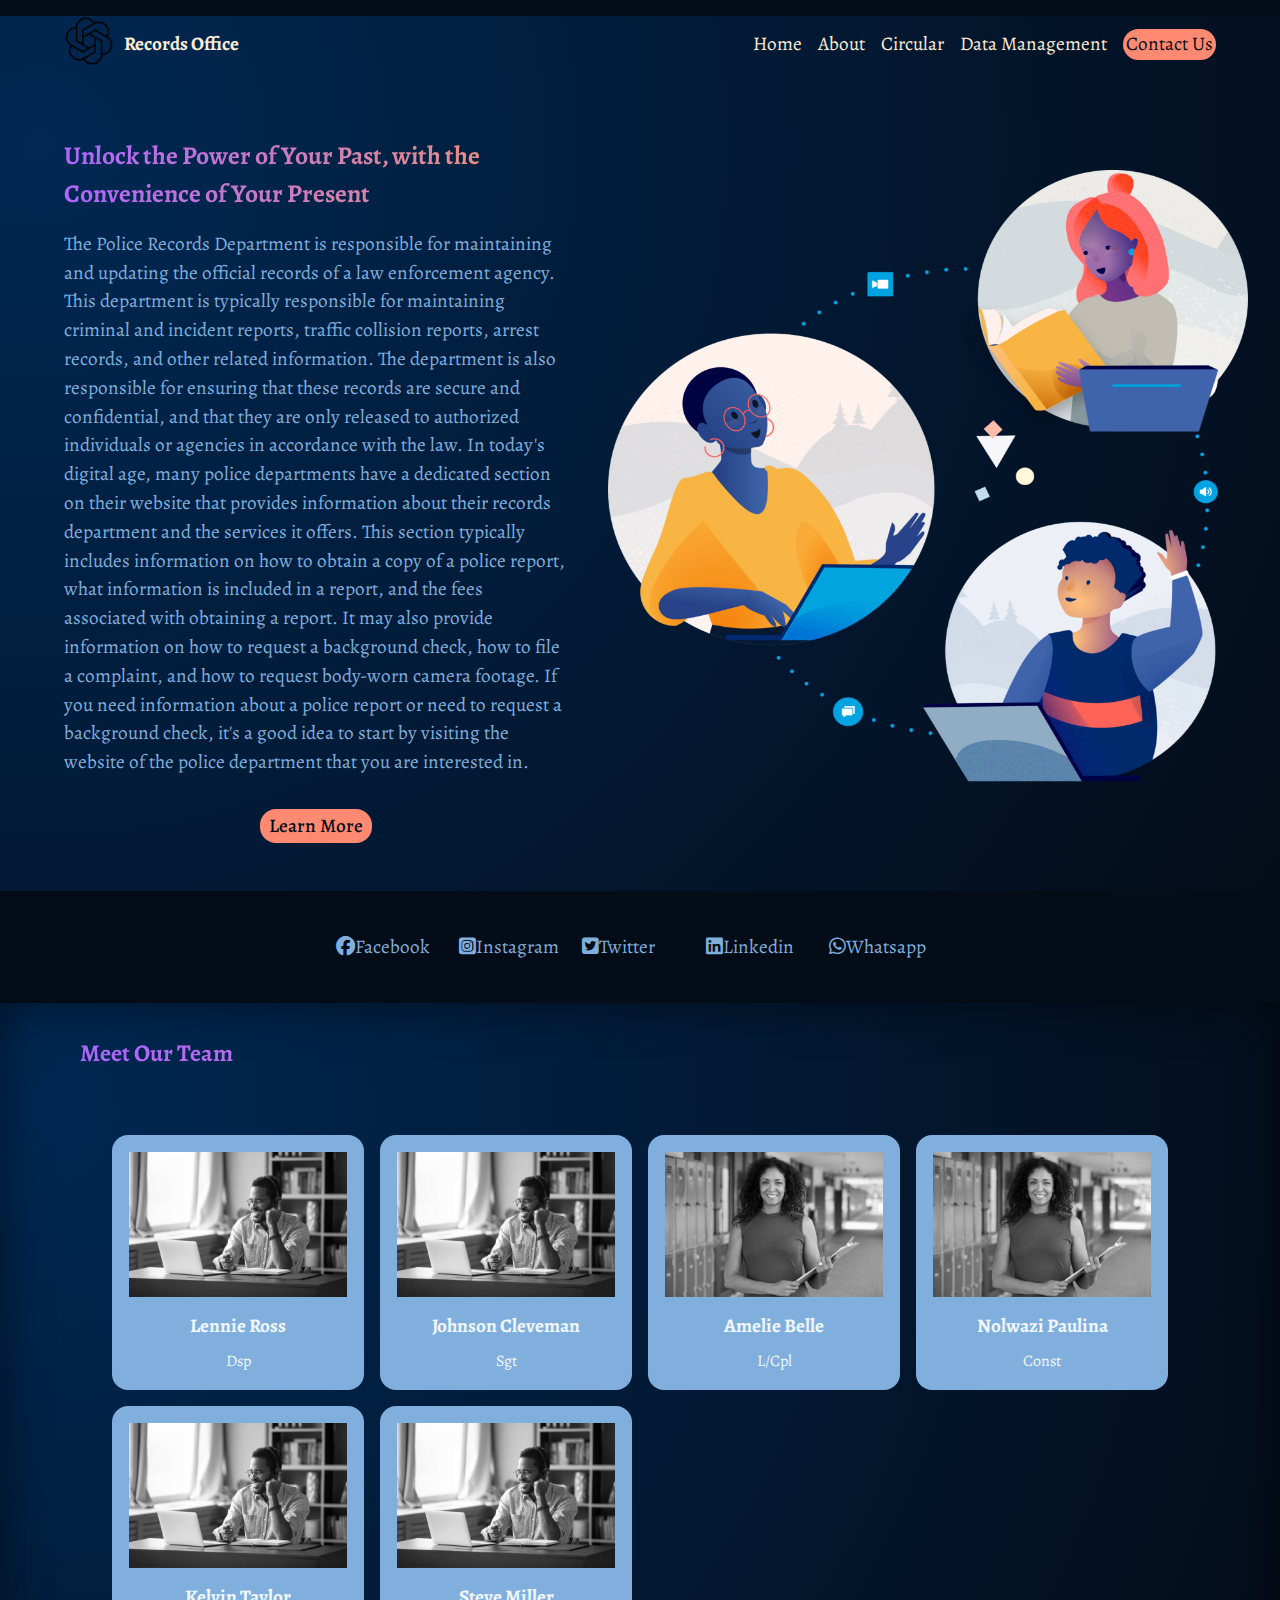
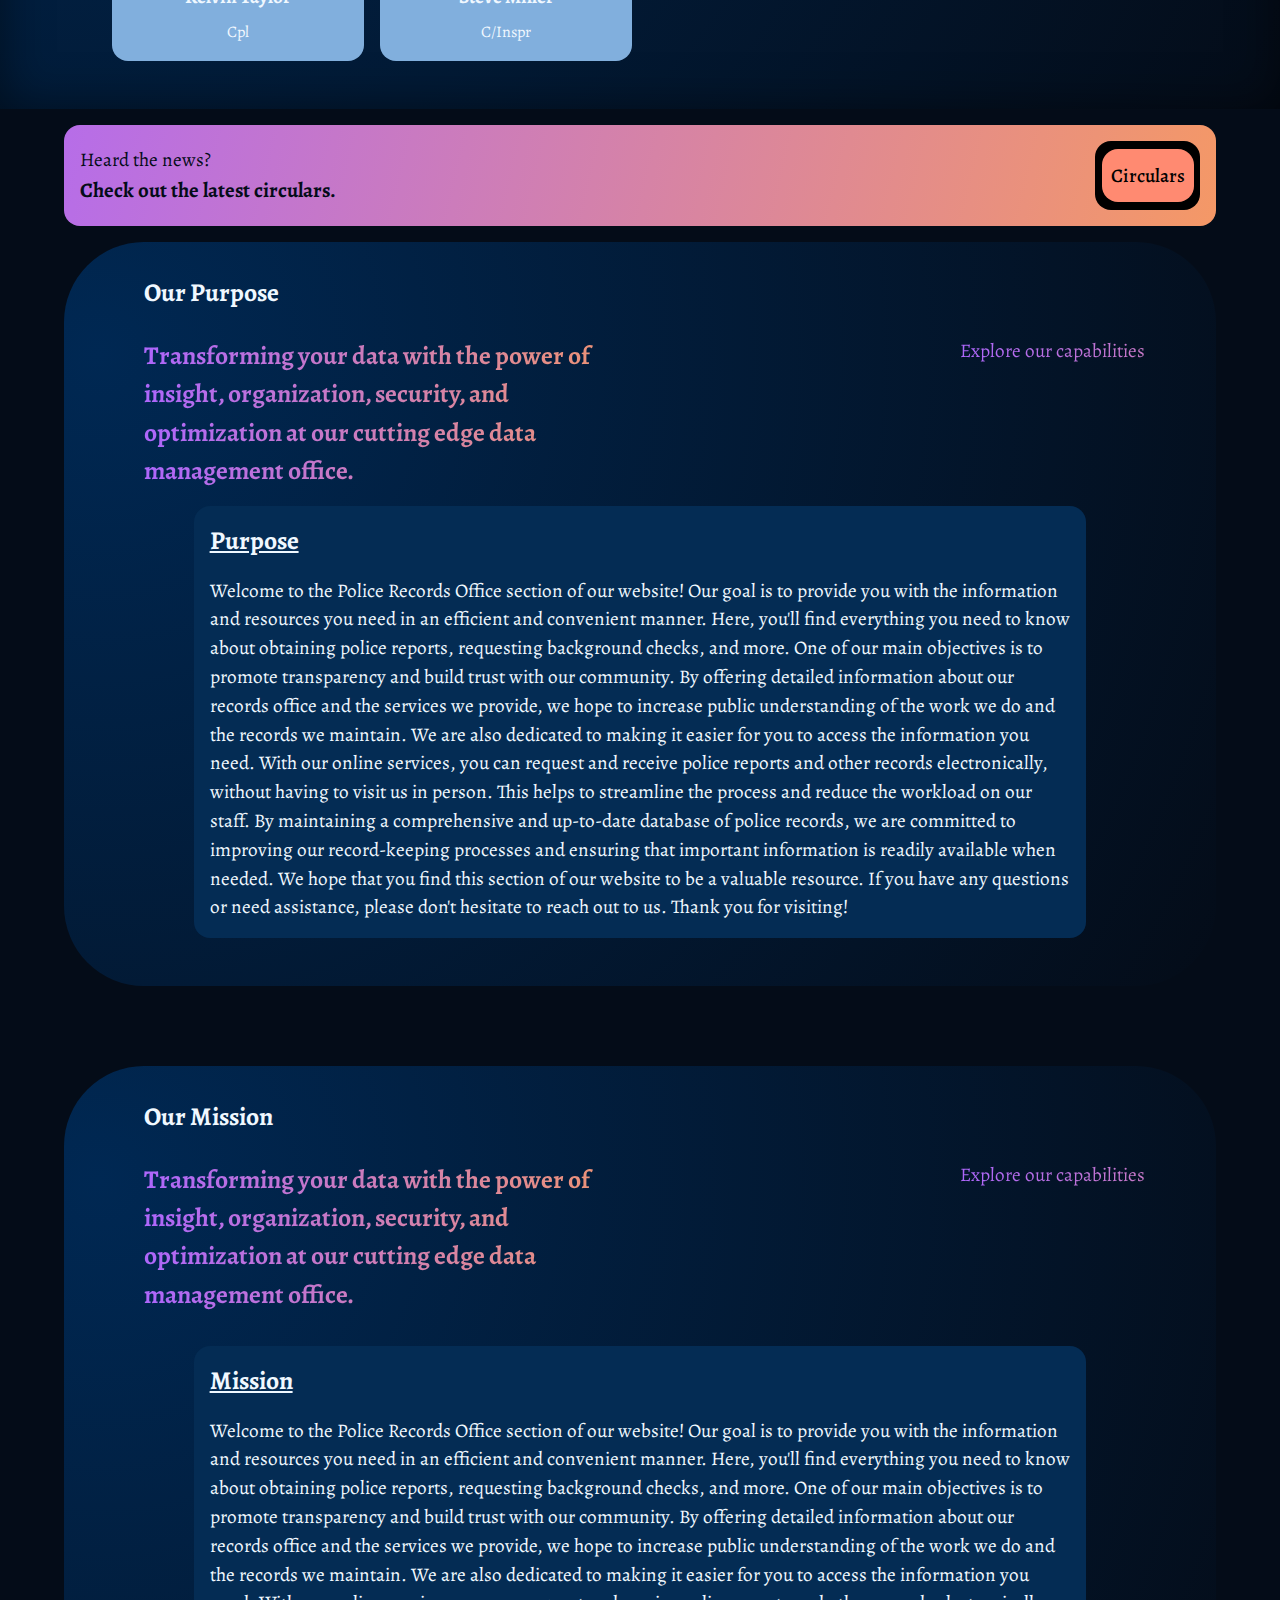
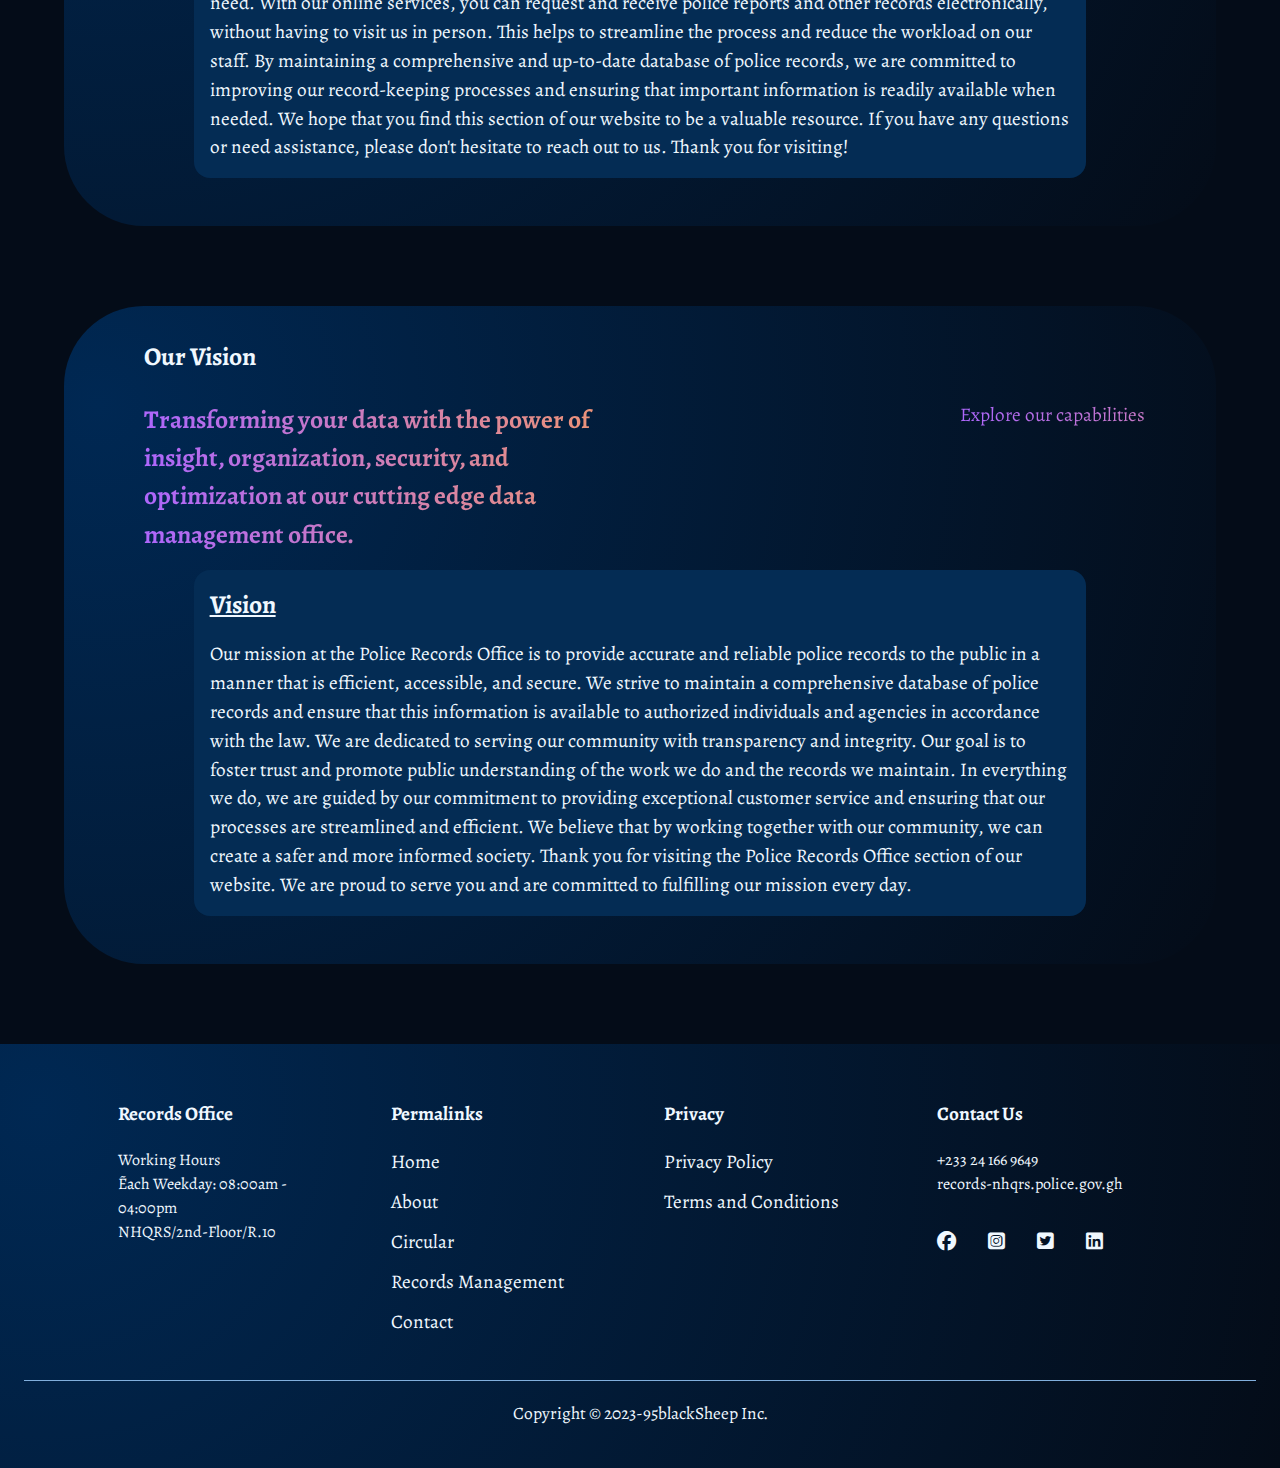
<file: about.html>
<!DOCTYPE html>
<html lang="en">

<head>
    <meta charset="UTF-8">
    <meta http-equiv="X-UA-Compatible" content="IE=edge">
    <meta name="viewport" content="width=device-width, initial-scale=1.0">

    <title>Records Office</title>


    <!--Link Pane-->

    <!-- Cdn from Fontawesome.com -->
    <link rel="stylesheet" href="https://cdnjs.cloudflare.com/ajax/libs/font-awesome/6.2.1/css/all.min.css">

    <!--Google Font-->
    <link rel="preconnect" href="https://fonts.googleapis.com">
    <link rel="preconnect" href="https://fonts.gstatic.com" crossorigin>
    <link
        href="https://fonts.googleapis.com/css2?family=Alegreya:ital,wght@0,400;0,500;0,600;0,700;0,900;1,400;1,500;1,600;1,700;1,900&display=swap"
        rel="stylesheet">

    <!--Css Link-->
    <link rel="stylesheet" href="./css/styles.css">
    <link rel="stylesheet" href="./css/about.css">


</head>
<body>


    <div class="gradient_bg">
        <nav>
            <div class="container nav_container">
                <div class="logo_name">

                    <!--Navbar Logo-->
                    <div class="nav_logo">
                        <img src="./images/logo.png">
                    </div>

                    <a href="index.html">
                        <h4>Records Office</h4>
                    </a>
                </div>

                <ul class="nav_menu">
                    <li><a href="index.html">Home</a></li>
                    <li><a href="about.html">About</a></li>
                    <li><a href="circular.html">Circular</a></li>
                    <li><a href="recordMgt.html">Data Management</a></li>

                    <!--Contact on Navbar-->
                    <div class="nav_contact">
                        <li><a href="contact.html">Contact Us</a></li>
                    </div>
                </ul>

                <!--Icons from fontawesome.com for mobile and tablet views-->
                <btn id="open-menu-btn"><i class="fa-solid fa-ellipsis-vertical"></i></btn>
                <btn id="close-menu-btn"><i class="fa-sharp fa-solid fa-xmark"></i></i></btn>
                    
            </div>
        </nav>





        <header>
            <div class="header_left">

                <div class="header_left">
                    <h1 class="gradient_text">
                        Unlock the Power of Your Past, with the Convenience of Your Present
                    </h1>
                    <p>
                        The Police Records Department is responsible for maintaining and updating the official records of a law enforcement agency. This department is typically responsible for maintaining criminal and incident reports, traffic collision reports, arrest records, and other related information. The department is also responsible for ensuring that these records are secure and confidential, and that they are only released to authorized individuals or agencies in accordance with the law.

                        In today's digital age, many police departments have a dedicated section on their website that provides information about their records department and the services it offers. This section typically includes information on how to obtain a copy of a police report, what information is included in a report, and the fees associated with obtaining a report. It may also provide information on how to request a background check, how to file a complaint, and how to request body-worn camera footage.

                        If you need information about a police report or need to request a background check, it's a good idea to start by visiting the website of the police department that you are interested in.
                    </p>
                    <a href="index.html" class="btn">Learn More</a>
                </div>
            </div>
            
            <div class="header_right">
                <div class="header_right-image">
                    <img src="./images/a.png">
                </div>
            </div>

        </header>
    </div>





<div class="container socials_container">
    <div>
        <!--icons from fontawesome.com for footer-->
        <ul class="socials">
            <li>
                <a href="#"><i class="fa-brands fa-facebook"></i>Facebook</a>
            </li>
            <li>
                <a href="#"><i class="fa-brands fa-square-instagram"></i>Instagram</a>
            </li>
            <li>
                <a href="#"><i class="fa-brands fa-square-twitter"></i>Twitter</a>
            </li>
            <li>
                <a href="#"><i class="fa-brands fa-linkedin"></i>Linkedin</a>
            </li>
            <li>
                <a href=""><i class="fa-brands fa-whatsapp"></i>Whatsapp</a>
            </li>
        </ul>
    </div>
</div>



<section class="team">

    <div class="team_header">
        <h2 class="gradient_text">Meet Our Team</h2>
    </div>



    <div class="container team_container">
        
        <article class="team_member">
            <div class="team_member-image">
                <img src="./images/p.JPG">
            </div>
            <div class="team_member-info">
                <h4>Lennie Ross</h4>
                <p>Dsp</p>
            </div>
            <div class="team_member-socials">
                <a href="https://instagram.com" target="_blank"><i class="fa-brands fa-instagram"></i></a>
                <a href="https://twitter.com" target="_blank"><i class="fa-brands fa-twitter"></i></a>
                <a href="https://linkedin.com" target="_blank"><i class="fa-brands fa-linkedin"></i></a>
            </div>
        </article>


        <article class="team_member">
            <div class="team_member-image">
                <img src="./images/p.JPG">
            </div>
            <div class="team_member-info">
                <h4>Johnson Cleveman</h4>
                <p>Sgt</p>
            </div>
            <div class="team_member-socials">
                <a href="https://instagram.com" target="_blank"><i class="fa-brands fa-instagram"></i></a>
                <a href="https://twitter.com" target="_blank"><i class="fa-brands fa-twitter"></i></a>
                <a href="https://linkedin.com" target="_blank"><i class="fa-brands fa-linkedin"></i></a>
            </div>
        </article>
        

        <article class="team_member">
            <div class="team_member-image">
                <img src="./images/w.JPG">
            </div>
            <div class="team_member-info">
                <h4>Amelie Belle</h4>
                <p>L/Cpl</p>
            </div>
            <div class="team_member-socials">
                <a href="https://instagram.com" target="_blank"><i class="fa-brands fa-instagram"></i></a>
                <a href="https://twitter.com" target="_blank"><i class="fa-brands fa-twitter"></i></a>
                <a href="https://linkedin.com" target="_blank"><i class="fa-brands fa-linkedin"></i></a>
            </div>
        </article>
        

        <article class="team_member">
            <div class="team_member-image">
                <img src="./images/w.JPG">
            </div>
            <div class="team_member-info">
                <h4>Nolwazi Paulina</h4>
                <p>Const</p>
            </div>
            <div class="team_member-socials">
                <a href="https://instagram.com" target="_blank"><i class="fa-brands fa-instagram"></i></a>
                <a href="https://twitter.com" target="_blank"><i class="fa-brands fa-twitter"></i></a>
                <a href="https://linkedin.com" target="_blank"><i class="fa-brands fa-linkedin"></i></a>
            </div>
        </article>
        

        <article class="team_member">
            <div class="team_member-image">
                <img src="./images/p.JPG">
            </div>
            <div class="team_member-info">
                <h4>Kelvin Taylor</h4>
                <p>Cpl</p>
            </div>
            <div class="team_member-socials">
                <a href="https://instagram.com" target="_blank"><i class="fa-brands fa-instagram"></i></a>
                <a href="https://twitter.com" target="_blank"><i class="fa-brands fa-twitter"></i></a>
                <a href="https://linkedin.com" target="_blank"><i class="fa-brands fa-linkedin"></i></a>
            </div>
        </article>
       

        <article class="team_member">
            <div class="team_member-image">
                <img src="./images/p.JPG">
            </div>
            <div class="team_member-info">
                <h4>Steve Miller</h4>
                <p>C/Inspr</p>
            </div>
            <div class="team_member-socials">
                <a href="https://instagram.com" target="_blank"><i class="fa-brands fa-instagram"></i></a>
                <a href="https://twitter.com" target="_blank"><i class="fa-brands fa-twitter"></i></a>
                <a href="https://linkedin.com" target="_blank"><i class="fa-brands fa-linkedin"></i></a>
            </div>
        </article>
        

    </div>
</section>


<update>
    <div class="container update_container">

        <div class="update_content">
            <p>Heard the news?</p>
            <h3>Check out the latest circulars.</h3>
        </div>

        <div class="update_btn">
            <a href="circular.html" class="btn">Circulars</a>
        </div>
        
    </div>
</update>


<purpose>
    <div class="container purpose_container">

        <div class="about_header">
            <h1>Our Purpose</h1>
        </div>

        <div class="purpose_catch-header">
            <h1 class="gradient_text"> Transforming your data
                with the power of insight, organization, security,
                and optimization at our cutting edge data management office.
            </h1>
            <p class="gradient_text">
                Explore our capabilities
            </p>
        </div>


        <div class="container purpose_features-container">
            <div class="purpose">

                <h1>Purpose</h1>
                <p>
                    Welcome to the Police Records Office section of our website! Our goal is to provide you with the information and resources you need in an efficient and convenient manner. Here, you'll find everything you need to know about obtaining police reports, requesting background checks, and more.

One of our main objectives is to promote transparency and build trust with our community. By offering detailed information about our records office and the services we provide, we hope to increase public understanding of the work we do and the records we maintain.

We are also dedicated to making it easier for you to access the information you need. With our online services, you can request and receive police reports and other records electronically, without having to visit us in person. This helps to streamline the process and reduce the workload on our staff.

By maintaining a comprehensive and up-to-date database of police records, we are committed to improving our record-keeping processes and ensuring that important information is readily available when needed.

We hope that you find this section of our website to be a valuable resource. If you have any questions or need assistance, please don't hesitate to reach out to us. Thank you for visiting!
                </p>
            </div>

        </div>

        <div class="btn_btn">
        </div>

    </div>
</purpose>




<mission>
    <div class="container mission_container">

        <div class="about_header">
            <h1>Our Mission</h1>
        </div>

        <div class="mission_catch-header">
            <h1 class="gradient_text"> Transforming your data
                with the power of insight, organization, security,
                and optimization at our cutting edge data management office.
            </h1>
            <p class="gradient_text">
                Explore our capabilities
            </p>
        </div>


        <div class="container mission_features-container">
            <div class="mission">

                <h1>Mission</h1>
                <p>
                    Welcome to the Police Records Office section of our website! Our goal is to provide you with the information and resources you need in an efficient and convenient manner. Here, you'll find everything you need to know about obtaining police reports, requesting background checks, and more.

One of our main objectives is to promote transparency and build trust with our community. By offering detailed information about our records office and the services we provide, we hope to increase public understanding of the work we do and the records we maintain.

We are also dedicated to making it easier for you to access the information you need. With our online services, you can request and receive police reports and other records electronically, without having to visit us in person. This helps to streamline the process and reduce the workload on our staff.

By maintaining a comprehensive and up-to-date database of police records, we are committed to improving our record-keeping processes and ensuring that important information is readily available when needed.

We hope that you find this section of our website to be a valuable resource. If you have any questions or need assistance, please don't hesitate to reach out to us. Thank you for visiting!
                </p>
            </div>

        </div>

        <div class="btn_btn">
        </div>

    </div>
</mission>







<vision>
    <div class="container vision_container">
        
        <div class="about_header">
            <h1>Our Vision</h1>
        </div>

        <div class="vision_catch-header">
            <h1 class="gradient_text"> Transforming your data
                with the power of insight, organization, security,
                and optimization at our cutting edge data management office.
            </h1>
            <p class="gradient_text">
                Explore our capabilities
            </p>
        </div>


        <div class="container vision_features-container">
            <div class="vision">

                <h1>Vision</h1>
                <p>
                    Our mission at the Police Records Office is to provide accurate and reliable police records to the public in a manner that is efficient, accessible, and secure. We strive to maintain a comprehensive database of police records and ensure that this information is available to authorized individuals and agencies in accordance with the law.

                    We are dedicated to serving our community with transparency and integrity. Our goal is to foster trust and promote public understanding of the work we do and the records we maintain.
                    
                    In everything we do, we are guided by our commitment to providing exceptional customer service and ensuring that our processes are streamlined and efficient. We believe that by working together with our community, we can create a safer and more informed society.
                    
                    Thank you for visiting the Police Records Office section of our website. We are proud to serve you and are committed to fulfilling our mission every day.             </p>
            </div>

        </div>

        <div class="btn_btn">
        </div>

    </div>
</vision>



<!--Footer pane-->
<footer>
    <div class="container footer_container">

        <div class="footer_1">
            <a href="index.html" class="footer_logo">
                <h4>Records Office</h4>
            </a>
            <p>
                Working Hours
            </p>
            <p>~Each Weekday: 08:00am - 04:00pm</p>
             <p>
                NHQRS/2nd-Floor/R.10
            </p>
        </div>


        <div class="footer_2">
            <h4>Permalinks</h4>
            <ul class="permalinks">
                <li><a href="index.html">Home</a></li>
                <li><a href="about.html">About</a></li>
                <li><a href="circular.html">Circular</a></li>
                <li><a href="recordMgt.html">Records Management</a></li>
                <li><a href="contact.html">Contact</a></li>

            </ul>
        </div>

        <div class="footer_3">
            <h4>Privacy</h4>
            <ul class="privacy">
                <li><a href="#">Privacy Policy</a></li>
                <li><a href="#">Terms and Conditions</a></li>
             </ul>
        </div>

        <div class="footer_4">
            <h4>Contact Us</h4>
            <div>
                <p> +233 24 166 9649 </p>
                <p> records-nhqrs.police.gov.gh </p>
            </div>



            <!--icons from fontawesome.com for footer-->
            <ul class="footer_socials">
                <li>
                    <a href="#"><i class="fa-brands fa-facebook"></i></a>
                </li>
                <li>
                    <a href="#"><i class="fa-brands fa-square-instagram"></i></a>
                </li>
                <li>
                    <a href="#"><i class="fa-brands fa-square-twitter"></i></a>
                </li>
                <li>
                    <a href="#"><i class="fa-brands fa-linkedin"></i></a>
                </li>
            </ul>

        </div>
    </div>


    <!--Footer copyright-->
    <div class="footer_copyright">
        <small>Copyright &copy 2023-95blackSheep Inc.</small>

    </div>
</footer>




<!--Js Link-->
<script src="./main.js"></script>



</body>
</html>
</file>
<file: css/styles.css>
* {
    box-sizing: border-box;
    padding: 0;
    margin: 0;
    list-style: none;
    outline: 0;
    align-items: center;
}

:root {
    --gradient-text: linear-gradient(89.97deg, #AE67FA 1.84%, #F49867 102.67%);
    --gradient-bar: linear-gradient(103.22deg, #AE67FA -13.86%, #F49867 99.55%);

    --color-bg: #040C18;
    --color-footer: #031B34;
    --color-blog: #042c54;
    --color-text: #81AFDD;
    --color-subtext: #FF8A71;



    /*  variables for page sizes for pcs, tablets,and phones */

    --container-width-lg: 90%;
    --container-width-md: 94%;
    --container-width-sm: 94%;

    /*  variables for transitions */

    --transition: all 0.8s ease;
}

h1{
    font-size: 1.6rem;

}

h4 {
    font-size: 1.2rem;
}

body {
    background: var(--color-bg);
    font-family: 'Alegreya', serif;
    line-height: 1.5;
    color: var(--color-bg);
    align-items: center;
}


.container {
    width: var(--container-width-lg);
    margin: 1rem auto;
    font-size: 1rem;
    overflow-x: hidden;
 }

.btn {
    display: inline-block;
    background: var(--color-subtext);
    color: var(--color-black);
    padding: 1rem 2rem;
    border: 1px solid transparent;
    font-weight: 500;
    transition: var(--transition);
    padding: 0.1rem 0.5rem;
    border-radius: 1rem;
}

.btn:hover {
    background: var(--color-text);
    color: var(--color-white);
    border-color: var(--color-text);
}

.btn-primary {
    background: var(--color-subtext);
    color: var(--color-text);
}


/* texts */
a {
    color: unset;
    text-decoration: none;
    font-size: 1.2rem;
}

.gradient_bg {
    /* ff 3.6+ */
    background: -moz-radial-gradient(circle at 3% 15%, rgba(0, 40, 83, 1) 0%, rgba(4, 12, 24, 1) 100%);

    /* safari 5.1+,chrome 10+ */
    background: -webkit-radial-gradient(circle at 3% 15%, rgba(0, 40, 83, 1) 0%, rgba(4, 12, 24, 1) 100%);

    /* opera 11.10+ */
    background: -o-radial-gradient(circle at 3% 15%, rgba(0, 40, 83, 1) 0%, rgba(4, 12, 24, 1) 100%);

    /* ie 10+ */
    background: -ms-radial-gradient(circle at 3% 15%, rgba(0, 40, 83, 1) 0%, rgba(4, 12, 24, 1) 100%);

    /* global 92%+ browsers support */
    background: radial-gradient(circle at 3% 15%, rgba(0, 40, 83, 1) 0%, rgba(4, 12, 24, 1) 100%);

}

.gradient_text {
    background: var(--gradient-text);
    background-clip: text;
    -webkit-background-clop: text;
    -webkit-text-fill-color: transparent;
}





nav btn {
    display: none;
}

nav {
    color: antiquewhite;
}

.logo_name {
    height: 100%;
    display: flex;
    justify-content: space-between;
    align-items: center;
    gap: 0.6rem;
}

.nav_logo img {
    height: 50px;
    width: 50px;
}

.nav_container {
    display: flex;
    justify-content: space-between;
    height: 100%;
    align-items: center;
}


/* nav bar contents */
.nav_menu {
    display: flex;
    align-items: center;
    gap: 1rem;
}

.nav_contact {
    background: var(--color-subtext);
    padding: 0.1rem 0.2rem;
    border-radius: 5rem;
    color: var(--color-bg);
    transition: var(--transition);
}
.nav_contact:hover {
    background: var(--color-bg);
    color: var(--color-white);
    border-color: var(--color-text);
}


/* nav bar texts */
.nav_menu a {
    transition: var(--transition);
}

.nav_menu a:hover {
    color: var(--color-text);
}






header {
    padding: 1rem 2rem;
    display: flex;
    flex-direction: row;
    gap: 0.5rem;
}

.header_right img {
    height: 40rem;
    width: 40rem;
    display: block;
}

.header_left {
    text-align: center;
    padding: 1rem;
}

.header_left p {
    margin-bottom: 2rem;
    color: var(--color-text);
    font-size: 1.2rem;
    text-align: left;
    font-weight: normal;
    margin-top: 1rem;
}

.header_left h1 {
    text-align: left;
}

.socials_container {
    padding: 0.6rem 1rem;
    align-items: center;




}

.socials {
    display: grid;
    grid-template-columns: 1fr 1fr 1fr 1fr 1fr;
    padding: 1rem 6rem;
    color: var(--color-text);
    gap: 0.5rem;
    margin: 0rem 10rem;
    align-items: center;
}

.socials li {
    transition: var(--transition);
}
.socials li:hover {
    color: var(--color-subtext);
}








.mission_container {
    align-items: center;
    padding: 2rem 5rem;
    border-radius: 5rem;
    margin-bottom: 5rem;
    margin-top: 0.5rem;


    /* ff 3.6+ */
    background: -moz-radial-gradient(circle at 3% 15%, rgba(0, 40, 83, 1) 0%, rgba(4, 12, 24, 1) 100%);

    /* safari 5.1+,chrome 10+ */
    background: -webkit-radial-gradient(circle at 3% 15%, rgba(0, 40, 83, 1) 0%, rgba(4, 12, 24, 1) 100%);

    /* opera 11.10+ */
    background: -o-radial-gradient(circle at 3% 15%, rgba(0, 40, 83, 1) 0%, rgba(4, 12, 24, 1) 100%);

    /* ie 10+ */
    background: -ms-radial-gradient(circle at 3% 15%, rgba(0, 40, 83, 1) 0%, rgba(4, 12, 24, 1) 100%);

    /* global 92%+ browsers support */
    background: radial-gradient(circle at 3% 15%, rgba(0, 40, 83, 1) 0%, rgba(4, 12, 24, 1) 100%);


}


.mission_catch-header {
    display: grid;
    grid-template-columns: 50% 50%;
    gap: 20rem;
    align-items: flex-start;
    margin-top: 1.5rem;
}

.mission_features-container {
    display: grid;
    grid-template-columns: 1fr 1fr 1fr;
    gap: 1rem;
    align-items: flex-start;
    margin-top: 2rem;
}

.purpose {
    background: var(--color-blog);
    padding: 1rem 3rem;
    border-radius: 1rem;
    transition: var(--transition);
}

.purpose:hover {
    box-shadow: 0 3rem 3rem rgba(0, 0, 0, 0.5);
    z-index: 1;
}

.purpose h1 {
    color: antiquewhite;
}

.purpose p {
    color: aliceblue;
    margin-top: 1rem;
    font-size: 1.2rem;
}

.mission_catch-header p {
    color: aliceblue;
    font-size: 1.2rem;
}

.mission_container h1 {
    color: aliceblue;
}







.dataMgt_container {
    display: grid;
    grid-template-columns: 40% 60%;
    gap: 0.2rem;
    align-items: center;
}



.dataMgt_image img {
    height: 35rem;
}


.dataMgt_content h4 {
    color: var(--color-text);
    padding: 2rem;
}

.dataMgt_content p {
    color: aliceblue;
    font-size: 1.2rem;
    padding: 2rem;
}









.update_container {

    display: flex;
    justify-content: space-between;
    align-items: center;
    flex-direction: row;
    padding: 1rem;
    border-radius: 1rem;
    background: var(--gradient-bar);
}

.update_container p {
    font-size: 1.2rem;
}

.update_container h3 {
    font-size: 1.3rem;
}

.update_btn {
    display: flex;
    justify-content: center;
    align-items: center;
    margin-left: 2rem;
}

.update_btn  {
    background: black;
    border-radius: 1rem;
    font-size: 1.2rem;
    color: black;
    line-height: 3rem;
    padding: 0.5rem 0.4rem;
    font-weight: bold;

    outline: none;
    cursor: pointer;
}










.circular_container {
    display: grid;
    grid-template-columns: 30% 70%;
    background: #042c54;
    border-radius: 1rem;
    gap: 1rem;
    margin-top: 5rem;
}

.circular_top {
    margin: 2rem;
}

.circular_image-container {
    display: grid;
    grid-template-columns: repeat(2, 1fr);
    padding: 0rem 0.1rem;
    margin-top: 0.1rem;
}

.circular_image img {
    height: 20rem;
}

.circular_info {
    color: aliceblue;
    line-height: 1.5;
    padding: 1.5rem;
    background: var(--color-footer);
    border-radius: 1rem;
}

.circular {
    margin: 0.2rem 0.2rem;
}

.circular p {
    margin-top: 1.5rem;
}

.circular_btn {
    align-items: center;
    padding: 2rem;
    margin: auto;
}


footer {
    /* ff 3.6+ */
    background: -moz-radial-gradient(circle at 3% 15%, rgba(0, 40, 83, 1) 0%, rgba(4, 12, 24, 1) 100%);

    /* safari 5.1+,chrome 10+ */
    background: -webkit-radial-gradient(circle at 3% 15%, rgba(0, 40, 83, 1) 0%, rgba(4, 12, 24, 1) 100%);

    /* opera 11.10+ */
    background: -o-radial-gradient(circle at 3% 15%, rgba(0, 40, 83, 1) 0%, rgba(4, 12, 24, 1) 100%);

    /* ie 10+ */
    background: -ms-radial-gradient(circle at 3% 15%, rgba(0, 40, 83, 1) 0%, rgba(4, 12, 24, 1) 100%);

    /* global 92%+ browsers support */
    background: radial-gradient(circle at 3% 15%, rgba(0, 40, 83, 1) 0%, rgba(4, 12, 24, 1) 100%);

    padding: 1.5rem;
    font-size: 1.5rem;
    color: aliceblue;
    align-items: center;
    margin-top: 5rem;
}

.footer_container {
    align-items: flex-start;
    display: grid;
    grid-template-columns: repeat(4, 4fr);
    gap: 3rem;
    padding: 1rem 2rem;
}

.footer_container>div h4 {
    margin-bottom: 1.2rem;
}

.footer_1 p {
    margin: 1rem o 2rem;
}

footer ul li {
    margin-bottom: 0.7rem;
}

footer ul li a:hover {
    text-decoration: underline;
}

.footer_socials {
    display: flex;
    gap: 2rem;
    font-size: 1.2rem;
    margin-top: 2rem;
}

.footer_copyright {
    text-align: center;
    padding: 1rem 0;
    border-top: 1px solid var(--color-text);
    font-size: 1.3rem;
}


















/* --------------------------------------------------------*/
@media screen and (max-width: 1024px) {
    * {
        box-sizing: border-box;
        padding: 0;
        margin: 0;
        list-style: none;
        outline: 0;
        align-items: center;
    }
    .container {
        width: var(--container-width-md);
        margin: auto;
    }

    .container p {
        font-size: 1rem;
    }

    .nav_container {
        display: flex;
        justify-content: space-between;
        height: 100%;
        align-items: center;
        padding: 1rem 1rem;
    }

    nav btn {
        display: inline-block;
        background: transparent;
        font-size: 1.2rem;
        color: var(--color-white);
        cursor: pointer;
    }

    nav btn#close-menu-btn {
        display: none;
    }

    .nav_menu {
        position: fixed;
        top: 4rem;
        right: 4%;
        width: 12rem;
        flex-direction: column;
        gap: 0.5rem;
        display: none;
        background: var(--color-blog);
        border-radius: 1rem;
    }

    .nav_menu li {
        width: 100%;
        height: 1.8;
        transition: var(--transition);
    }

    .nav_menu li:hover {
        background: var(--color-footer);
    }

    .nav_menu li a {
        background: var(--color-primary);
        box-shadow: -4rem 6rem 10rem rgba(0, 0, 0, 0.6);
        width: 100%;
        height: 100%;
        display: grid;
        place-items: center;
        font-size: 1.1rem;
        transition: var(--transition);
    }

    .nav_menu li a:hover {
        color: var(--color-subtext);
    }






    .header_right img {
        height: 11rem;
        width: 11rem;
        display: block;
    }

    .header_left {
        text-align: center;
        padding: 1rem;
    }

    .header_left p {
        margin-bottom: 1rem;
        color: var(--color-text);
        font-size: 1rem;
        text-align: left;
        font-weight: normal;
        margin-top: 1rem;
    }

    .header_left h1 {
        font-size: 1rem;
    }

    .header_left h1 {
        text-align: left;
    }






    .socials {
        display: grid;
        grid-template-columns: 1fr 1fr 1fr 1fr 1fr;
        padding: 1rem 6rem;
        color: var(--color-text);
        gap: 0.1rem;
        margin: 0rem 1rem;
    }

    .socials li a {
        font-size: 1rem;
    }




    .mission_container {
        padding: 1rem 1.5rem;
        border-radius: 1rem;
    }

    .mission_container .about_header h1 {
        font-size: 1rem;
    }

    .mission_container .about_header {
        padding: 0.1rem;
    }

    .mission_catch-header {
        margin-top: 0.5rem;
        display: flex;
        flex-direction: column;
        margin-bottom: 0.5rem;

    }
    
    .mission_container h1 {
        font-size: 1rem;
    }

    .mission_catch-header p {
        margin-top: -19rem;
        margin-bottom: 1rem;
        font-size: 1rem;
    }

    .mission_features-container {
        display: grid;
        grid-template-columns: 1fr;
        gap: 1rem;
        align-items: flex-start;
        margin-top: 1rem;
        width: 100%;

    }

    .mission_features-container .purpose {
        padding: 0rem 1.2rem;
        margin-top: 1rem;
    }

   .mission_features-container .purpose h1 {
    font-size: 1rem;
   }

    .purpose h1 {
        color: antiquewhite;
        text-decoration: underline;
        font-size: 1rem;
    }

    .mission_container .btn_btn {
    margin-left: auto;
    }







    .dataMgt_container {

        display: flex;
        flex-direction: column;
        gap: 0.5rem;
        align-items: center;
        margin: 1rem 1rem;
        margin-top: 2rem;
    }

    .dataMgt_container h1 {
        font-size: 1rem;
        margin: -1rem 1rem;
    }
     
    .dataMgt_container h4 {
        font-size: 1rem;
    }

    .dataMgt_image img{
        height: 17rem;
    }
    
    .dataMgt_container p {
        margin-bottom: -3rem;
    }








    .update_container {
        margin-top: -2rem;
        margin-bottom: 2rem;
        
    }

    .update_container .update_content h3 {
        font-size: 1rem;
    }

    .update_container .update_content p {
        font-size: 1rem;
    }

    .update_container .update_btn a {
        font-size: 1rem;
    }

    .update_container .update_content {
        padding: 0.6rem;
    }








    .circular_container .circular_top h1{
        font-size: 1rem;
    }
    
    .circular_container .circular_top {
        margin-bottom: -1rem;
    }

    .circular_container .circular_top h2{
        font-size: 1rem;
    }

    .circular_container {
        display: grid;
        grid-template-columns: 1fr;
        margin: 1rem 1rem;

    }
    
    .circular_container p {
        font-size: 1rem;
    }

    .circular_container h2 {
        font-size: 1rem;
        text-decoration: underline;
    }

    .circular_image-container {
        display: grid;
        grid-template-columns: 1fr;
        padding-top: 0.5rem;
     }

     .circular_btn {
        margin-top: -1rem;
     }










   
    /*footer*/
    .footer_container {
        grid-template-columns: 1fr;
        text-align: center;
        gap: 1rem;
    }
    
    .footer_container p {
        font-size: 0.8rem;
    }

    .footer_container a {
        font-size: 0.8rem;
    }

    .footer_1 {

        text-align: left;
        margin-bottom: 1.2rem;
        margin: 1rem -2rem;
    }

    .footer_socials {
        justify-content: center;

    }

    .footer_1 h4 {
        font-size: 0.8rem;
    }

    .footer_copyright small {
        font-size: 0.8rem;
    }

}




















/* --------------------------------------------------------*/
@media screen and (max-width: 600px) {
    * {
        box-sizing: border-box;
        padding: 0;
        margin: 0;
        list-style: none;
        outline: 0;
        align-items: center;
    }


    .container {
        width: var(--container-width-sm);
        margin: auto;
    }

    .container p {
        font-size: 1rem;
    }

    .nav_container {
        display: flex;
        justify-content: space-between;
        height: 100%;
        align-items: center;
        padding: 0.5rem 0rem;
        margin-bottom: -2rem;
    }

    .nav_logo img {
        height: 2rem;
        width: 2rem;
    }

    .logo_name h4 {
        font-size: 1rem;
    }

    nav btn {
        display: inline-block;
        background: transparent;
        font-size: 1.2rem;
        color: var(--color-white);
        cursor: pointer;
    }

    nav btn#close-menu-btn {
        display: none;
    }

    .nav_menu {
        position: fixed;
        top: 4rem;
        right: 4%;
        width: 12rem;
        flex-direction: column;
        gap: 0.5rem;
        display: none;
        background: var(--color-blog);
        border-radius: 1rem;
    }

    .nav_menu li {
        width: 100%;
        height: 1.8;
        transition: var(--transition);
    }

    .nav_menu li:hover {
        background: var(--color-footer);
    }

    .nav_menu li a {
        background: var(--color-primary);
        box-shadow: -4rem 6rem 10rem rgba(0, 0, 0, 0.6);
        width: 100%;
        height: 100%;
        display: grid;
        place-items: center;
        font-size: 1.1rem;
        transition: var(--transition);
    }

    .nav_menu li a:hover {
        color: var(--color-subtext);
    }




header {
    display: grid;
    grid-template-columns: 1fr;
}

    .header_right img {
        height: 10rem;
        width: 10rem;
        display: block;
        margin-top: -2rem;
    }

    .header_left {
        text-align: center;
        padding: 1rem;
        margin: auto -1.5rem;
    }

    .header_left p {
        margin-bottom: 1rem;
        color: var(--color-text);
        font-size: 1rem;
        text-align: left;
        font-weight: normal;
        margin-top: 1rem;
    }

    .header_left h1 {
        font-size: 1rem;
    }

    .header_left h1 {
        text-align: left;
    }






    
    .socials {
        display: grid;
        grid-template-columns: repeat(3,1fr);
        color: var(--color-text);
        gap: 1rem;
        padding: 1rem 1rem;
        margin: 0.1rem 1rem;
    }

    .socials li a {
        font-size: 0.8rem;
    }




    .mission_container {
        padding: 1rem 1rem;
        margin-top: -1rem;
        align-items: center;
    }

    .mission_container .about_header h1 {
        font-size: 1rem;
    }

    .mission_container .about_header {
        padding: 1rem;
    }
    .mission_catch-header {
        margin-top: 0.5rem;
        display: flex;
        flex-direction: column;
        margin-bottom: 0.5rem;

    }
    
    .mission_container h1 {
        font-size: 1rem;
    }

    .mission_catch-header p {
        margin-top: -19rem;
        margin-bottom: 0.5rem;
        font-size: 1rem;
    }

    .mission_features-container {
        display: grid;
        grid-template-columns: 1fr;
        gap: 0.5rem;
        align-items: flex-start;
        margin-top: 0.5rem;
        width: 100%;

    }

    .mission_features-container .purpose {
        padding: 0rem 0.4rem;
    }

   .mission_features-container .purpose h1 {
    font-size: 1rem;
   }

    .purpose h1 {
        color: antiquewhite;
        text-decoration: underline;
        font-size: 1rem;
    }

    .btn_btn {
        margin-top: 0.8rem;
        margin-left: 21rem;
    }







    .dataMgt_container {

        display: flex;
        flex-direction: column;
        gap: 0.5rem;
        align-items: center;
        margin: 1rem 1rem;
        margin-top: 2rem;
    }

    .dataMgt_container h1 {
        font-size: 1rem;
        margin: -1rem 1rem;
    }
     
    .dataMgt_container h4 {
        font-size: 1rem;
    }

    .dataMgt_image img{
        height: 15rem;
    }
    
    .dataMgt_container p {
        margin-bottom: -3rem;
    }








    .update_container {
        margin-top: -2rem;
        margin-bottom: 2rem;
        padding: 0.5rem;
    }

    .update_container .update_content h3 {
        font-size: 0.8rem;
    }

    .update_container .update_content p {
        font-size: 0.8rem;
    }

    .update_container .update_btn a {
        font-size: 0.7rem;
    }

    








    .circular_container .circular_top h1{
        font-size: 1rem;
    }
    
    .circular_container .circular_top {
        margin-bottom: -1rem;
    }

    .circular_container .circular_top h2{
        font-size: 1rem;
    }

    .circular_container {
        display: grid;
        grid-template-columns: 1fr;
        margin: 1rem 1rem;

    }
    
    .circular_container p {
        font-size: 1rem;
    }

    .circular_container h2 {
        font-size: 1rem;
        text-decoration: underline;
    }

    .circular_image-container {
        display: grid;
        grid-template-columns: 1fr;
        padding-top: 0.5rem;
     }

     .circular_btn {
        margin-top: -1rem;
     }










    /*footer*/
    .footer_container {
        grid-template-columns: 1fr;
        text-align: center;
        gap: 1rem;
    }
    
    .footer_container p {
        font-size: 0.8rem;
    }

    .footer_container a {
        font-size: 0.8rem;
    }

    .footer_1 {

        text-align: left;
        margin-bottom: 1.2rem;
        margin: 1rem -2rem;
    }

    .footer_socials {
        justify-content: center;

    }

    .footer_1 h4 {
        font-size: 0.8rem;
    }

    .footer_copyright small {
        font-size: 0.8rem;
    }



}
</file>
<file: css/about.css>
:root {
    --gradient-text: linear-gradient(89.97deg, #AE67FA 1.84%, #F49867 102.67%);
    --gradient-bar: linear-gradient(103.22deg, #AE67FA -13.86%, #F49867 99.55%);

    --color-bg: #040C18;
    --color-footer: #031B34;
    --color-blog: #042c54;
    --color-text: #81AFDD;
    --color-subtext: #FF8A71;



    /*  variables for page sizes for pcs, tablets,and phones */

    --container-width-lg: 90%;
    --container-width-md: 94%;
    --container-width-sm: 94%;

    /*  variables for transitions */

    --transition: all 0.8s ease;
}




.container {
    width: var(--container-width-lg);
}

.team {
        /* ff 3.6+ */
        background: -moz-radial-gradient(circle at 3% 15%, rgba(0, 40, 83, 1) 0%, rgba(4, 12, 24, 1) 100%);

        /* safari 5.1+,chrome 10+ */
        background: -webkit-radial-gradient(circle at 3% 15%, rgba(0, 40, 83, 1) 0%, rgba(4, 12, 24, 1) 100%);
    
        /* opera 11.10+ */
        background: -o-radial-gradient(circle at 3% 15%, rgba(0, 40, 83, 1) 0%, rgba(4, 12, 24, 1) 100%);
    
        /* ie 10+ */
        background: -ms-radial-gradient(circle at 3% 15%, rgba(0, 40, 83, 1) 0%, rgba(4, 12, 24, 1) 100%);
    
        /* global 92%+ browsers support */
        background: radial-gradient(circle at 3% 15%, rgba(0, 40, 83, 1) 0%, rgba(4, 12, 24, 1) 100%);
    
    box-shadow: inset 0 0 3rem rgba(0, 0, 0, 0.5);
    color: aliceblue;
}



.team_container {
    display: grid;
    grid-template-columns: repeat(4, 1fr);
    gap: 1rem;
    padding: 3rem;
    
}

.team_header{
    padding-top: 2rem;
    margin-left: 5rem;
    padding-bottom: -2rem;
}
.team_member {
    background: var(--color-text);
    padding: 1rem;
    border: 1px solid transparent;
    border-radius: 1rem;
    transition: var(--transition);
    position: relative;
    overflow: hidden;
}

.team_member:hover{
    background: transparent;
    border-color: var(--color-primary);

}
.team_member-image img {
    filter: saturate(0);
    height: 100%;
    width: 100%;
}

.team_member:hover img {
    filter: saturate(1);
}

.team_member-info * {
    text-align: center;
    margin-top: 0.5rem;
}

.team_member-info p {
    color:aliceblue;
}
.team_member-socials {
    position: absolute;
    transform: translateY(-50%);
    top: 50%;
    right: -100%;
    display: flex;
    flex-direction: column;
    background: var(--gradient-bar);
    border-radius: 1rem 0 0 1rem;
    box-shadow: -2rem 0 2rem rgb(0, 0, 0, 0.3);
    transition: var(--transition);

}
.team_member:hover .team_member-socials{
    right: 0%;
}

.team_member-socials a {
    padding: 1rem;
}



.purpose_container {
    align-items: center;
    padding: 2rem 5rem;
    border-radius: 5rem;
    margin-bottom: 5rem;
    margin-top: 0.5rem;


    /* ff 3.6+ */
    background: -moz-radial-gradient(circle at 3% 15%, rgba(0, 40, 83, 1) 0%, rgba(4, 12, 24, 1) 100%);

    /* safari 5.1+,chrome 10+ */
    background: -webkit-radial-gradient(circle at 3% 15%, rgba(0, 40, 83, 1) 0%, rgba(4, 12, 24, 1) 100%);

    /* opera 11.10+ */
    background: -o-radial-gradient(circle at 3% 15%, rgba(0, 40, 83, 1) 0%, rgba(4, 12, 24, 1) 100%);

    /* ie 10+ */
    background: -ms-radial-gradient(circle at 3% 15%, rgba(0, 40, 83, 1) 0%, rgba(4, 12, 24, 1) 100%);

    /* global 92%+ browsers support */
    background: radial-gradient(circle at 3% 15%, rgba(0, 40, 83, 1) 0%, rgba(4, 12, 24, 1) 100%);


}


.purpose_catch-header {
    display: grid;
    grid-template-columns: 50% 50%;
    gap: 20rem;
    align-items: flex-start;
    margin-top: 1.5rem;
}

.purpose_features-container {
    display: flex;
}

.purpose {
    background: var(--color-blog);
    padding: 1rem 1rem;
    border-radius: 1rem;
    transition: var(--transition);
}

.purpose:hover {
    box-shadow: 0 3rem 3rem rgba(0, 0, 0, 1);
    z-index: 1;
}

.purpose h1 {
    color: antiquewhite;
    text-decoration: underline;
}

.purpose p {
    color: aliceblue;
    margin-top: 1rem;
    font-size: 1.2rem;
}

.purpose_catch-header p {
    color: aliceblue;
    font-size: 1.2rem;
}

.purpose_container h1 {
    color: aliceblue;
}






.mission_container {
    align-items: center;
    padding: 2rem 5rem;
    border-radius: 5rem;
    margin-bottom: 5rem;
    margin-top: 0.5rem;


    /* ff 3.6+ */
    background: -moz-radial-gradient(circle at 3% 15%, rgba(0, 40, 83, 1) 0%, rgba(4, 12, 24, 1) 100%);

    /* safari 5.1+,chrome 10+ */
    background: -webkit-radial-gradient(circle at 3% 15%, rgba(0, 40, 83, 1) 0%, rgba(4, 12, 24, 1) 100%);

    /* opera 11.10+ */
    background: -o-radial-gradient(circle at 3% 15%, rgba(0, 40, 83, 1) 0%, rgba(4, 12, 24, 1) 100%);

    /* ie 10+ */
    background: -ms-radial-gradient(circle at 3% 15%, rgba(0, 40, 83, 1) 0%, rgba(4, 12, 24, 1) 100%);

    /* global 92%+ browsers support */
    background: radial-gradient(circle at 3% 15%, rgba(0, 40, 83, 1) 0%, rgba(4, 12, 24, 1) 100%);


}







.mission_catch-header {
    display: grid;
    grid-template-columns: 50% 50%;
    gap: 20rem;
    align-items: flex-start;
    margin-top: 1.5rem;
}

.mission_features-container {
    display: flex;
}

.mission {
    background: var(--color-blog);
    padding: 1rem 1rem;
    border-radius: 1rem;
    transition: var(--transition);
}

.mission:hover {
    box-shadow: 0 3rem 3rem rgba(0, 0, 0, 1);
    z-index: 1;
}

.mission h1 {
    color: antiquewhite;
    text-decoration: underline;
}

.mission p {
    color: aliceblue;
    margin-top: 1rem;
    font-size: 1.2rem;
}

.mission_catch-header p {
    color: aliceblue;
    font-size: 1.2rem;
}

.mission_container h1 {
    color: aliceblue;
}







.vision_container {
    align-items: center;
    padding: 2rem 5rem;
    border-radius: 5rem;
    margin-bottom: 5rem;
    margin-top: 0.5rem;


    /* ff 3.6+ */
    background: -moz-radial-gradient(circle at 3% 15%, rgba(0, 40, 83, 1) 0%, rgba(4, 12, 24, 1) 100%);

    /* safari 5.1+,chrome 10+ */
    background: -webkit-radial-gradient(circle at 3% 15%, rgba(0, 40, 83, 1) 0%, rgba(4, 12, 24, 1) 100%);

    /* opera 11.10+ */
    background: -o-radial-gradient(circle at 3% 15%, rgba(0, 40, 83, 1) 0%, rgba(4, 12, 24, 1) 100%);

    /* ie 10+ */
    background: -ms-radial-gradient(circle at 3% 15%, rgba(0, 40, 83, 1) 0%, rgba(4, 12, 24, 1) 100%);

    /* global 92%+ browsers support */
    background: radial-gradient(circle at 3% 15%, rgba(0, 40, 83, 1) 0%, rgba(4, 12, 24, 1) 100%);


}

.vision_catch-header {
    display: grid;
    grid-template-columns: 50% 50%;
    gap: 20rem;
    align-items: flex-start;
    margin-top: 1.5rem;
}

.vision_features-container {
    display: flex;
}

.vision {
    background: var(--color-blog);
    padding: 1rem 1rem;
    border-radius: 1rem;
    transition: var(--transition);
}

.vision:hover {
    box-shadow: 0 3rem 3rem rgba(0, 0, 0, 1);
    z-index: 1;
}

.vision h1 {
    color: antiquewhite;
    text-decoration: underline;
}

.vision p {
    color: aliceblue;
    margin-top: 1rem;
    font-size: 1.2rem;
}

.vision_catch-header p {
    color: aliceblue;
    font-size: 1.2rem;
}

.vision_container h1 {
    color: aliceblue;
}



.update_container {

    display: flex;
    justify-content: space-between;
    align-items: center;
    flex-direction: row;
    padding: 1rem;
    border-radius: 1rem;
    background: var(--gradient-bar);
}

.update_container p {
    font-size: 1.2rem;
}

.update_container h3 {
    font-size: 1.3rem;
}

.update_btn {
    display: flex;
    justify-content: center;
    align-items: center;
    margin-left: 2rem;
}

.update_btn {
    background: black;
    border-radius: 1rem;
    font-size: 1.2rem;
    color: black;
    line-height: 3rem;
    padding: 0.5rem 0.4rem;
    font-weight: bold;

    outline: #AE67FA;
    cursor: pointer;
}


















@media screen and (max-width: 1024px) {
    
.container {
    width: var(--container-width-md);
}


.socials {
    display: grid;
    grid-template-columns: 1fr 1fr 1fr 1fr 1fr;
    padding: 1rem 6rem;
    color: var(--color-text);
    gap: 0.1rem;
    margin: 0rem 1rem;
}

.socials li a {
    font-size: 1rem;
}


.team_container {
    display: grid;
    grid-template-columns: repeat(3, 1fr);
    gap: 1rem;
    padding: 3rem;
    
}


.team_header{
    padding-top: 1rem;
    margin-left: 5rem;
    padding-bottom: -2rem;
}
.team_member {
    background: var(--color-text);
    padding: 1rem;
    border: 1px solid transparent;
    border-radius: 1rem;
    transition: var(--transition);
    position: relative;
    overflow: hidden;
}

.team_member:hover{
    background: transparent;
    border-color: var(--color-primary);

}
.team_member-image img {
    filter: saturate(0);
    height: 100%;
    width: 100%;
}

.team_member:hover img {
    filter: saturate(1);
}

.team_member-info * {
    text-align: center;
    margin-top: 0.5rem;
}

.team_member-info p {
    color:aliceblue;
    font-size: 1rem;
}

.team_member-info h4{
    font-size: 1rem;
}

.team_member-socials {
    position: absolute;
    transform: translateY(-50%);
    top: 50%;
    right: -100%;
    display: flex;
    flex-direction: column;
    background: var(--gradient-bar);
    border-radius: 1rem 0 0 1rem;
    box-shadow: -2rem 0 2rem rgb(0, 0, 0, 0.3);
    transition: var(--transition);

}
.team_member:hover .team_member-socials{
    right: 0%;
}

.team_member-socials a {
    padding: 1rem;
    font-size: 1rem;
}



.about_header h1{
    font-size: 1rem;
}






.purpose_catch-header h1 {
    font-size: 1rem;
}

.purpose_container {
    align-items: center;
    padding: 2rem 1rem;
    border-radius: 1rem;
    margin-bottom: 5rem;
    margin-top: 0.5rem;


    /* ff 3.6+ */
    background: -moz-radial-gradient(circle at 3% 15%, rgba(0, 40, 83, 1) 0%, rgba(4, 12, 24, 1) 100%);

    /* safari 5.1+,chrome 10+ */
    background: -webkit-radial-gradient(circle at 3% 15%, rgba(0, 40, 83, 1) 0%, rgba(4, 12, 24, 1) 100%);

    /* opera 11.10+ */
    background: -o-radial-gradient(circle at 3% 15%, rgba(0, 40, 83, 1) 0%, rgba(4, 12, 24, 1) 100%);

    /* ie 10+ */
    background: -ms-radial-gradient(circle at 3% 15%, rgba(0, 40, 83, 1) 0%, rgba(4, 12, 24, 1) 100%);

    /* global 92%+ browsers support */
    background: radial-gradient(circle at 3% 15%, rgba(0, 40, 83, 1) 0%, rgba(4, 12, 24, 1) 100%);


}


.purpose_catch-header {
    display: grid;
    grid-template-columns: 50% 50%;
    gap: 10rem;
    align-items: flex-start;
    margin-top: 1rem;
    margin-bottom: 1rem;
}

.purpose_features-container {
    display: flex;
}

.purpose {
    background: var(--color-blog);
    padding: 1rem 1rem;
    border-radius: 1rem;
    transition: var(--transition);
}

.purpose:hover {
    box-shadow: 0 3rem 3rem rgba(0, 0, 0, 1);
    z-index: 1;
}

.purpose h1 {
    color: antiquewhite;
    text-decoration: underline;
    font-size: 1rem;
}

.purpose p {
    color: aliceblue;
    margin-top: 1rem;
    font-size: 1rem;
}

.purpose_catch-header p {
    color: aliceblue;
    font-size: 1rem;
}

.purpose_container h1 {
    color: aliceblue;
}





.mission_container {
    align-items: center;
    padding: 2rem 1rem;
    border-radius: 1rem;
    margin-bottom: 1rem;
    margin-top: 0.5rem;


    /* ff 3.6+ */
    background: -moz-radial-gradient(circle at 3% 15%, rgba(0, 40, 83, 1) 0%, rgba(4, 12, 24, 1) 100%);

    /* safari 5.1+,chrome 10+ */
    background: -webkit-radial-gradient(circle at 3% 15%, rgba(0, 40, 83, 1) 0%, rgba(4, 12, 24, 1) 100%);

    /* opera 11.10+ */
    background: -o-radial-gradient(circle at 3% 15%, rgba(0, 40, 83, 1) 0%, rgba(4, 12, 24, 1) 100%);

    /* ie 10+ */
    background: -ms-radial-gradient(circle at 3% 15%, rgba(0, 40, 83, 1) 0%, rgba(4, 12, 24, 1) 100%);

    /* global 92%+ browsers support */
    background: radial-gradient(circle at 3% 15%, rgba(0, 40, 83, 1) 0%, rgba(4, 12, 24, 1) 100%);


}







.mission_catch-header {
    display: grid;
    grid-template-columns: 50% 50%;
    gap: 10rem;
    align-items: flex-start;
    margin-top: 1rem;
}

.mission_features-container {
    display: flex;
}

.mission {
    background: var(--color-blog);
    padding: 1rem 1rem;
    border-radius: 1rem;
    transition: var(--transition);
}

.mission:hover {
    box-shadow: 0 3rem 3rem rgba(0, 0, 0, 1);
    z-index: 1;
}

.mission h1 {
    color: antiquewhite;
    text-decoration: underline;
}

.mission p {
    color: aliceblue;
    margin-top: 1rem;
    font-size: 1rem;
}

.mission_catch-header p {
    color: aliceblue;
    font-size: 1rem;
}

.mission_container h1 {
    color: aliceblue;
}



.vision_catch-header h1 {
    font-size: 1rem;
}

.vision_container {
    align-items: center;
    padding: 2rem 1rem;
    border-radius: 1rem;
    margin-bottom: 5rem;
    margin-top: 0.5rem;


    /* ff 3.6+ */
    background: -moz-radial-gradient(circle at 3% 15%, rgba(0, 40, 83, 1) 0%, rgba(4, 12, 24, 1) 100%);

    /* safari 5.1+,chrome 10+ */
    background: -webkit-radial-gradient(circle at 3% 15%, rgba(0, 40, 83, 1) 0%, rgba(4, 12, 24, 1) 100%);

    /* opera 11.10+ */
    background: -o-radial-gradient(circle at 3% 15%, rgba(0, 40, 83, 1) 0%, rgba(4, 12, 24, 1) 100%);

    /* ie 10+ */
    background: -ms-radial-gradient(circle at 3% 15%, rgba(0, 40, 83, 1) 0%, rgba(4, 12, 24, 1) 100%);

    /* global 92%+ browsers support */
    background: radial-gradient(circle at 3% 15%, rgba(0, 40, 83, 1) 0%, rgba(4, 12, 24, 1) 100%);


}


.vision_catch-header {
    display: grid;
    grid-template-columns: 50% 50%;
    gap: 10rem;
    align-items: flex-start;
    margin-top: 1rem;
    margin-bottom: 1rem;
}

.vision_features-container {
    display: flex;
}

.vision {
    background: var(--color-blog);
    padding: 1rem 1rem;
    border-radius: 1rem;
    transition: var(--transition);
}

.vision:hover {
    box-shadow: 0 3rem 3rem rgba(0, 0, 0, 1);
    z-index: 1;
}

.vision h1 {
    color: antiquewhite;
    text-decoration: underline;
    font-size: 1rem;
}

.vision p {
    color: aliceblue;
    margin-top: 1rem;
    font-size: 1rem;
}

.vision_catch-header p {
    color: aliceblue;
    font-size: 1rem;
}

.vision_container h1 {
    color: aliceblue;
}






}













/* --------------------------------------------------------*/
@media screen and (max-width: 600px) {


    .container {
        width: var(--container-width-sm);
    }
    
    

    
    .socials {
        display: grid;
        grid-template-columns: repeat(3,1fr);
        color: var(--color-text);
        gap: 1rem;
        padding: 1rem 1rem;
        margin: 0.1rem 1rem;
    }

    .socials li a {
        font-size: 0.8rem;
    }

   
    .team_container {
        display: grid;
        grid-template-columns: repeat(2, 1fr);
        gap: 1rem;
        padding: 0.5rem;
        margin-top: 1rem;
        margin-bottom: 3rem;
        
    }
    
    
    .team_header{
        padding-top: 1rem;
        margin-left: 5rem;
        padding-bottom: -2rem;
    }
    .team_member {
        background: var(--color-text);
        padding: 1rem;
        border: 1px solid transparent;
        border-radius: 1rem;
        transition: var(--transition);
        position: relative;
        overflow: hidden;
    }
    
    .team_member:hover{
        background: transparent;
        border-color: var(--color-primary);
    
    }
    .team_member-image img {
        filter: saturate(0);
        height: 100%;
        width: 100%;
    }
    
    .team_member:hover img {
        filter: saturate(1);
    }
    
    .team_member-info * {
        text-align: center;
        margin-top: 0.5rem;
        
    }
    
    .team_member-info p {
        color:aliceblue;
        font-size: 1rem;
        padding: 0rem;
    }
    
    .team_member-info h4{
        font-size: 1rem;
    }
    
    .team_member-socials {
        position: absolute;
        transform: translateY(-50%);
        top: 50%;
        right: -100%;
        display: flex;
        flex-direction: column;
        background: var(--gradient-bar);
        border-radius: 1rem 0 0 1rem;
        box-shadow: -2rem 0 2rem rgb(0, 0, 0, 0.3);
        transition: var(--transition);
    
    }
    .team_member:hover .team_member-socials{
        right: 0%;
    }
    
    .team_member-socials a {
        padding: 1rem;
        font-size: 1rem;
    }
    
    
    
    .about_header h1{
        font-size: 1rem;
    }
    
    
    
    
    
    
    .purpose_catch-header h1 {
        font-size: 1rem;
    }
    
    .purpose_container {
        align-items: center;
        padding: 2rem 1rem;
        border-radius: 1rem;
        margin-bottom: 5rem;
        margin-top: 0.5rem;
    
    
        /* ff 3.6+ */
        background: -moz-radial-gradient(circle at 3% 15%, rgba(0, 40, 83, 1) 0%, rgba(4, 12, 24, 1) 100%);
    
        /* safari 5.1+,chrome 10+ */
        background: -webkit-radial-gradient(circle at 3% 15%, rgba(0, 40, 83, 1) 0%, rgba(4, 12, 24, 1) 100%);
    
        /* opera 11.10+ */
        background: -o-radial-gradient(circle at 3% 15%, rgba(0, 40, 83, 1) 0%, rgba(4, 12, 24, 1) 100%);
    
        /* ie 10+ */
        background: -ms-radial-gradient(circle at 3% 15%, rgba(0, 40, 83, 1) 0%, rgba(4, 12, 24, 1) 100%);
    
        /* global 92%+ browsers support */
        background: radial-gradient(circle at 3% 15%, rgba(0, 40, 83, 1) 0%, rgba(4, 12, 24, 1) 100%);
    
    
    }
    
    
    .purpose_catch-header {
        display: grid;
        grid-template-columns: 50% 50%;
        gap: 2rem;
        align-items: flex-start;
        margin-top: 1rem;
        margin-bottom: 1rem;
    }
    
    .purpose_features-container {
        display: flex;
    }
    
    .purpose {
        background: var(--color-blog);
        padding: 1rem 1rem;
        border-radius: 1rem;
        transition: var(--transition);
    }
    
    .purpose:hover {
        box-shadow: 0 3rem 3rem rgba(0, 0, 0, 1);
        z-index: 1;
    }
    
    .purpose h1 {
        color: antiquewhite;
        text-decoration: underline;
        font-size: 1rem;
    }
    
    .purpose p {
        color: aliceblue;
        margin-top: 1rem;
        font-size: 1rem;
    }
    
    .purpose_catch-header p {
        color: aliceblue;
        font-size: 0.7rem;
    }
    
    .purpose_container h1 {
        color: aliceblue;
    }
    
    
    
    
    
    .mission_container {
        align-items: center;
        padding: 2rem 1rem;
        border-radius: 1rem;
        margin-bottom: 1rem;
        margin-top: 0.5rem;
    
    
        /* ff 3.6+ */
        background: -moz-radial-gradient(circle at 3% 15%, rgba(0, 40, 83, 1) 0%, rgba(4, 12, 24, 1) 100%);
    
        /* safari 5.1+,chrome 10+ */
        background: -webkit-radial-gradient(circle at 3% 15%, rgba(0, 40, 83, 1) 0%, rgba(4, 12, 24, 1) 100%);
    
        /* opera 11.10+ */
        background: -o-radial-gradient(circle at 3% 15%, rgba(0, 40, 83, 1) 0%, rgba(4, 12, 24, 1) 100%);
    
        /* ie 10+ */
        background: -ms-radial-gradient(circle at 3% 15%, rgba(0, 40, 83, 1) 0%, rgba(4, 12, 24, 1) 100%);
    
        /* global 92%+ browsers support */
        background: radial-gradient(circle at 3% 15%, rgba(0, 40, 83, 1) 0%, rgba(4, 12, 24, 1) 100%);
    
    
    }
    
    
    
    
    
    
    
    .mission_catch-header {
        display: grid;
        grid-template-columns: 50% 50%;
        gap: 2rem;
        align-items: flex-start;
        margin-top: 1rem;
    }
    
    .mission_features-container {
        display: flex;
    }
    
    .mission {
        background: var(--color-blog);
        padding: 1rem 1rem;
        border-radius: 1rem;
        transition: var(--transition);
    }
    
    .mission:hover {
        box-shadow: 0 3rem 3rem rgba(0, 0, 0, 1);
        z-index: 1;
    }
    
    .mission h1 {
        color: antiquewhite;
        text-decoration: underline;
    }
    
    .mission p {
        color: aliceblue;
        margin-top: 1rem;
        font-size: 1rem;
    }
    
    .mission_catch-header p {
        color: aliceblue;
        font-size: 0.7rem;
    }
    
    .mission_container h1 {
        color: aliceblue;
    }
    
    
    
    .vision_catch-header h1 {
        font-size: 1rem;
    }
    
    .vision_container {
        align-items: center;
        padding: 2rem 1rem;
        border-radius: 1rem;
        margin-bottom: 5rem;
        margin-top: 0.5rem;
    
    
        /* ff 3.6+ */
        background: -moz-radial-gradient(circle at 3% 15%, rgba(0, 40, 83, 1) 0%, rgba(4, 12, 24, 1) 100%);
    
        /* safari 5.1+,chrome 10+ */
        background: -webkit-radial-gradient(circle at 3% 15%, rgba(0, 40, 83, 1) 0%, rgba(4, 12, 24, 1) 100%);
    
        /* opera 11.10+ */
        background: -o-radial-gradient(circle at 3% 15%, rgba(0, 40, 83, 1) 0%, rgba(4, 12, 24, 1) 100%);
    
        /* ie 10+ */
        background: -ms-radial-gradient(circle at 3% 15%, rgba(0, 40, 83, 1) 0%, rgba(4, 12, 24, 1) 100%);
    
        /* global 92%+ browsers support */
        background: radial-gradient(circle at 3% 15%, rgba(0, 40, 83, 1) 0%, rgba(4, 12, 24, 1) 100%);
    
    
    }
    
    
    .vision_catch-header {
        display: grid;
        grid-template-columns: 50% 50%;
        gap: 2rem;
        align-items: flex-start;
        margin-top: 1rem;
        margin-bottom: 1rem;
    }
    
    .vision_features-container {
        display: flex;
    }
    
    .vision {
        background: var(--color-blog);
        padding: 1rem 1rem;
        border-radius: 1rem;
        transition: var(--transition);
    }
    
    .vision:hover {
        box-shadow: 0 3rem 3rem rgba(0, 0, 0, 1);
        z-index: 1;
    }
    
    .vision h1 {
        color: antiquewhite;
        text-decoration: underline;
        font-size: 1rem;
    }
    
    .vision p {
        color: aliceblue;
        margin-top: 1rem;
        font-size: 1rem;
    }
    
    .vision_catch-header p {
        color: aliceblue;
        font-size: 0.7rem;
    }
    
    .vision_container h1 {
        color: aliceblue;
    }











}
</file>
